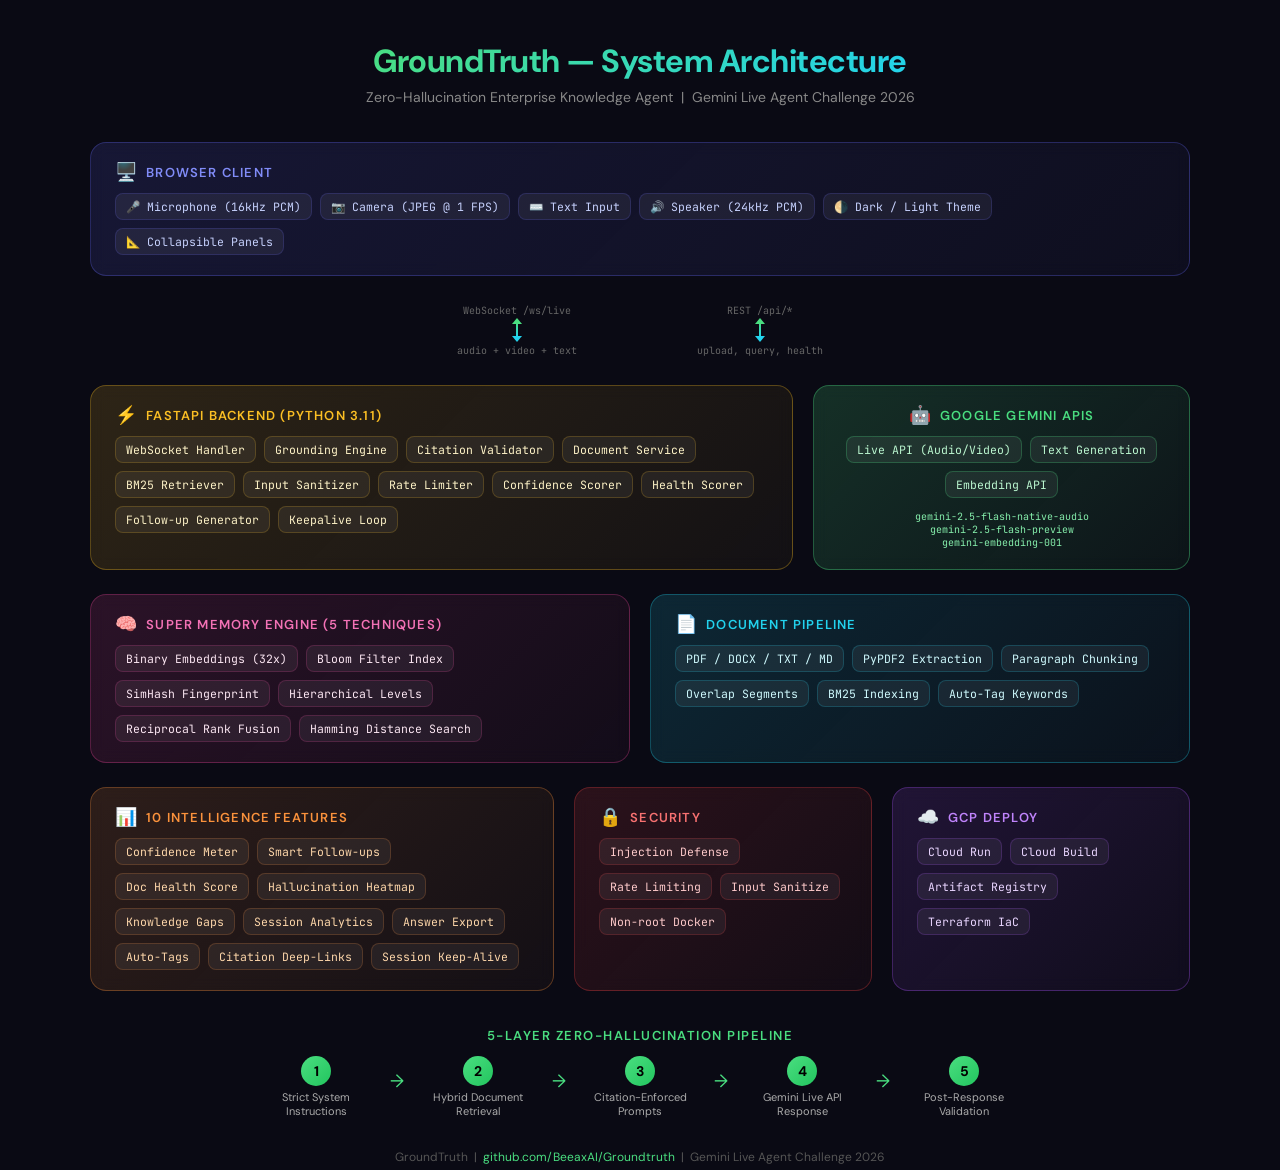
<file: docs/architecture.html>
<!DOCTYPE html>
<html lang="en">
<head>
<meta charset="UTF-8">
<meta name="viewport" content="width=device-width, initial-scale=1.0">
<title>GroundTruth — Architecture Diagram</title>
<style>
  @import url('https://fonts.googleapis.com/css2?family=DM+Sans:wght@400;500;600;700&family=JetBrains+Mono:wght@400;500&display=swap');

  * { margin: 0; padding: 0; box-sizing: border-box; }

  body {
    font-family: 'DM Sans', sans-serif;
    background: #0a0a14;
    color: #e8e8f0;
    min-height: 100vh;
    padding: 40px;
    display: flex;
    flex-direction: column;
    align-items: center;
  }

  .diagram-title {
    text-align: center;
    margin-bottom: 36px;
  }
  .diagram-title h1 {
    font-size: 32px;
    font-weight: 700;
    background: linear-gradient(135deg, #4ade80, #22d3ee);
    -webkit-background-clip: text;
    -webkit-text-fill-color: transparent;
    letter-spacing: -0.5px;
  }
  .diagram-title p {
    font-size: 14px;
    color: #888;
    margin-top: 6px;
  }

  .arch {
    display: flex;
    flex-direction: column;
    gap: 24px;
    max-width: 1100px;
    width: 100%;
  }

  .row {
    display: flex;
    gap: 20px;
    justify-content: center;
    align-items: stretch;
  }

  .box {
    border-radius: 16px;
    padding: 20px 24px;
    position: relative;
    backdrop-filter: blur(8px);
    transition: transform 0.2s;
    flex: 1;
    min-width: 0;
  }
  .box:hover { transform: translateY(-2px); }

  .box__title {
    font-size: 13px;
    font-weight: 600;
    text-transform: uppercase;
    letter-spacing: 1.2px;
    margin-bottom: 12px;
    display: flex;
    align-items: center;
    gap: 8px;
  }
  .box__title .icon {
    font-size: 18px;
    line-height: 1;
  }
  .box__items {
    display: flex;
    flex-wrap: wrap;
    gap: 8px;
  }
  .chip {
    font-size: 11.5px;
    font-family: 'JetBrains Mono', monospace;
    padding: 5px 10px;
    border-radius: 8px;
    background: rgba(255,255,255,0.06);
    border: 1px solid rgba(255,255,255,0.08);
    white-space: nowrap;
  }

  /* --- Color themes per section --- */
  .box--client {
    background: linear-gradient(135deg, rgba(99,102,241,0.15), rgba(99,102,241,0.05));
    border: 1px solid rgba(99,102,241,0.3);
  }
  .box--client .box__title { color: #818cf8; }
  .box--client .chip { border-color: rgba(99,102,241,0.2); color: #c7d2fe; }

  .box--gemini {
    background: linear-gradient(135deg, rgba(74,222,128,0.18), rgba(74,222,128,0.05));
    border: 1px solid rgba(74,222,128,0.35);
    text-align: center;
  }
  .box--gemini .box__title { color: #4ade80; justify-content: center; }
  .box--gemini .chip { border-color: rgba(74,222,128,0.25); color: #bbf7d0; }

  .box--core {
    background: linear-gradient(135deg, rgba(251,191,36,0.15), rgba(251,191,36,0.04));
    border: 1px solid rgba(251,191,36,0.3);
  }
  .box--core .box__title { color: #fbbf24; }
  .box--core .chip { border-color: rgba(251,191,36,0.2); color: #fef3c7; }

  .box--memory {
    background: linear-gradient(135deg, rgba(236,72,153,0.15), rgba(236,72,153,0.04));
    border: 1px solid rgba(236,72,153,0.3);
  }
  .box--memory .box__title { color: #f472b6; }
  .box--memory .chip { border-color: rgba(236,72,153,0.2); color: #fce7f3; }

  .box--pipeline {
    background: linear-gradient(135deg, rgba(34,211,238,0.15), rgba(34,211,238,0.04));
    border: 1px solid rgba(34,211,238,0.3);
  }
  .box--pipeline .box__title { color: #22d3ee; }
  .box--pipeline .chip { border-color: rgba(34,211,238,0.2); color: #cffafe; }

  .box--deploy {
    background: linear-gradient(135deg, rgba(168,85,247,0.15), rgba(168,85,247,0.04));
    border: 1px solid rgba(168,85,247,0.3);
  }
  .box--deploy .box__title { color: #c084fc; }
  .box--deploy .chip { border-color: rgba(168,85,247,0.2); color: #e9d5ff; }

  .box--intelligence {
    background: linear-gradient(135deg, rgba(251,146,60,0.15), rgba(251,146,60,0.04));
    border: 1px solid rgba(251,146,60,0.3);
  }
  .box--intelligence .box__title { color: #fb923c; }
  .box--intelligence .chip { border-color: rgba(251,146,60,0.2); color: #fed7aa; }

  .box--security {
    background: linear-gradient(135deg, rgba(239,68,68,0.15), rgba(239,68,68,0.04));
    border: 1px solid rgba(239,68,68,0.3);
  }
  .box--security .box__title { color: #f87171; }
  .box--security .chip { border-color: rgba(239,68,68,0.2); color: #fecaca; }

  /* --- Arrows --- */
  .arrows {
    display: flex;
    justify-content: center;
    gap: 120px;
    padding: 4px 0;
  }
  .arrow {
    display: flex;
    flex-direction: column;
    align-items: center;
    gap: 2px;
  }
  .arrow__line {
    width: 2px;
    height: 18px;
    background: linear-gradient(to bottom, #4ade80, #22d3ee);
    border-radius: 1px;
  }
  .arrow__head {
    width: 0; height: 0;
    border-left: 5px solid transparent;
    border-right: 5px solid transparent;
    border-top: 6px solid #22d3ee;
  }
  .arrow__head--up {
    border-top: none;
    border-bottom: 6px solid #4ade80;
  }
  .arrow__label {
    font-size: 10px;
    color: #666;
    font-family: 'JetBrains Mono', monospace;
  }

  .bidir {
    display: flex;
    flex-direction: column;
    align-items: center;
  }
  .bidir .arrow__head--up { margin-bottom: -1px; }
  .bidir .arrow__head { margin-top: -1px; }

  /* --- Flow section --- */
  .flow-row {
    display: flex;
    gap: 0;
    justify-content: center;
    align-items: center;
    flex-wrap: nowrap;
    margin-top: 8px;
  }
  .flow-step {
    display: flex;
    flex-direction: column;
    align-items: center;
    gap: 4px;
    min-width: 140px;
    text-align: center;
  }
  .flow-step__num {
    width: 30px;
    height: 30px;
    border-radius: 50%;
    background: linear-gradient(135deg, #4ade80, #22c55e);
    color: #000;
    font-weight: 700;
    font-size: 14px;
    display: flex;
    align-items: center;
    justify-content: center;
  }
  .flow-step__text {
    font-size: 11px;
    color: #aaa;
    line-height: 1.3;
    max-width: 130px;
  }
  .flow-arrow {
    font-size: 18px;
    color: #4ade80;
    margin: 0 4px;
    margin-top: -12px;
  }

  .footer {
    margin-top: 30px;
    text-align: center;
    font-size: 12px;
    color: #555;
  }
  .footer a {
    color: #4ade80;
    text-decoration: none;
  }
</style>
</head>
<body>

<div class="diagram-title">
  <h1>GroundTruth — System Architecture</h1>
  <p>Zero-Hallucination Enterprise Knowledge Agent &nbsp;|&nbsp; Gemini Live Agent Challenge 2026</p>
</div>

<div class="arch">

  <!-- Row 1: Client -->
  <div class="row">
    <div class="box box--client">
      <div class="box__title"><span class="icon">🖥️</span> Browser Client</div>
      <div class="box__items">
        <span class="chip">🎤 Microphone (16kHz PCM)</span>
        <span class="chip">📷 Camera (JPEG @ 1 FPS)</span>
        <span class="chip">⌨️ Text Input</span>
        <span class="chip">🔊 Speaker (24kHz PCM)</span>
        <span class="chip">🌗 Dark / Light Theme</span>
        <span class="chip">📐 Collapsible Panels</span>
      </div>
    </div>
  </div>

  <!-- Arrow: Client ↔ Server -->
  <div class="arrows">
    <div class="arrow">
      <div class="arrow__label">WebSocket /ws/live</div>
      <div class="bidir">
        <div class="arrow__head arrow__head--up"></div>
        <div class="arrow__line" style="height: 14px;"></div>
        <div class="arrow__head"></div>
      </div>
      <div class="arrow__label">audio + video + text</div>
    </div>
    <div class="arrow">
      <div class="arrow__label">REST /api/*</div>
      <div class="bidir">
        <div class="arrow__head arrow__head--up"></div>
        <div class="arrow__line" style="height: 14px;"></div>
        <div class="arrow__head"></div>
      </div>
      <div class="arrow__label">upload, query, health</div>
    </div>
  </div>

  <!-- Row 2: Server + Gemini -->
  <div class="row">
    <div class="box box--core" style="flex: 2;">
      <div class="box__title"><span class="icon">⚡</span> FastAPI Backend (Python 3.11)</div>
      <div class="box__items">
        <span class="chip">WebSocket Handler</span>
        <span class="chip">Grounding Engine</span>
        <span class="chip">Citation Validator</span>
        <span class="chip">Document Service</span>
        <span class="chip">BM25 Retriever</span>
        <span class="chip">Input Sanitizer</span>
        <span class="chip">Rate Limiter</span>
        <span class="chip">Confidence Scorer</span>
        <span class="chip">Health Scorer</span>
        <span class="chip">Follow-up Generator</span>
        <span class="chip">Keepalive Loop</span>
      </div>
    </div>
    <div class="box box--gemini">
      <div class="box__title"><span class="icon">🤖</span> Google Gemini APIs</div>
      <div class="box__items" style="justify-content: center;">
        <span class="chip">Live API (Audio/Video)</span>
        <span class="chip">Text Generation</span>
        <span class="chip">Embedding API</span>
      </div>
      <div style="margin-top: 12px; font-family: 'JetBrains Mono', monospace; font-size: 10px; color: #86efac; text-align: center;">
        gemini-2.5-flash-native-audio<br>
        gemini-2.5-flash-preview<br>
        gemini-embedding-001
      </div>
    </div>
  </div>

  <!-- Row 3: Super Memory + Document Pipeline -->
  <div class="row">
    <div class="box box--memory">
      <div class="box__title"><span class="icon">🧠</span> Super Memory Engine (5 Techniques)</div>
      <div class="box__items">
        <span class="chip">Binary Embeddings (32x)</span>
        <span class="chip">Bloom Filter Index</span>
        <span class="chip">SimHash Fingerprint</span>
        <span class="chip">Hierarchical Levels</span>
        <span class="chip">Reciprocal Rank Fusion</span>
        <span class="chip">Hamming Distance Search</span>
      </div>
    </div>
    <div class="box box--pipeline">
      <div class="box__title"><span class="icon">📄</span> Document Pipeline</div>
      <div class="box__items">
        <span class="chip">PDF / DOCX / TXT / MD</span>
        <span class="chip">PyPDF2 Extraction</span>
        <span class="chip">Paragraph Chunking</span>
        <span class="chip">Overlap Segments</span>
        <span class="chip">BM25 Indexing</span>
        <span class="chip">Auto-Tag Keywords</span>
      </div>
    </div>
  </div>

  <!-- Row 4: Intelligence + Security + Deploy -->
  <div class="row">
    <div class="box box--intelligence">
      <div class="box__title"><span class="icon">📊</span> 10 Intelligence Features</div>
      <div class="box__items">
        <span class="chip">Confidence Meter</span>
        <span class="chip">Smart Follow-ups</span>
        <span class="chip">Doc Health Score</span>
        <span class="chip">Hallucination Heatmap</span>
        <span class="chip">Knowledge Gaps</span>
        <span class="chip">Session Analytics</span>
        <span class="chip">Answer Export</span>
        <span class="chip">Auto-Tags</span>
        <span class="chip">Citation Deep-Links</span>
        <span class="chip">Session Keep-Alive</span>
      </div>
    </div>
    <div class="box box--security" style="flex: 0.6;">
      <div class="box__title"><span class="icon">🔒</span> Security</div>
      <div class="box__items">
        <span class="chip">Injection Defense</span>
        <span class="chip">Rate Limiting</span>
        <span class="chip">Input Sanitize</span>
        <span class="chip">Non-root Docker</span>
      </div>
    </div>
    <div class="box box--deploy" style="flex: 0.6;">
      <div class="box__title"><span class="icon">☁️</span> GCP Deploy</div>
      <div class="box__items">
        <span class="chip">Cloud Run</span>
        <span class="chip">Cloud Build</span>
        <span class="chip">Artifact Registry</span>
        <span class="chip">Terraform IaC</span>
      </div>
    </div>
  </div>

  <!-- Flow: 5-Layer Zero Hallucination -->
  <div style="margin-top: 12px; text-align: center;">
    <div style="font-size: 13px; font-weight: 600; color: #4ade80; text-transform: uppercase; letter-spacing: 1.5px; margin-bottom: 12px;">
      5-Layer Zero-Hallucination Pipeline
    </div>
    <div class="flow-row">
      <div class="flow-step">
        <div class="flow-step__num">1</div>
        <div class="flow-step__text">Strict System Instructions</div>
      </div>
      <div class="flow-arrow">→</div>
      <div class="flow-step">
        <div class="flow-step__num">2</div>
        <div class="flow-step__text">Hybrid Document Retrieval</div>
      </div>
      <div class="flow-arrow">→</div>
      <div class="flow-step">
        <div class="flow-step__num">3</div>
        <div class="flow-step__text">Citation-Enforced Prompts</div>
      </div>
      <div class="flow-arrow">→</div>
      <div class="flow-step">
        <div class="flow-step__num">4</div>
        <div class="flow-step__text">Gemini Live API Response</div>
      </div>
      <div class="flow-arrow">→</div>
      <div class="flow-step">
        <div class="flow-step__num">5</div>
        <div class="flow-step__text">Post-Response Validation</div>
      </div>
    </div>
  </div>
</div>

<div class="footer">
  <p>GroundTruth &nbsp;|&nbsp; <a href="https://github.com/BeeaxAI/Groundtruth">github.com/BeeaxAI/Groundtruth</a> &nbsp;|&nbsp; Gemini Live Agent Challenge 2026</p>
</div>

</body>
</html>
</file>
